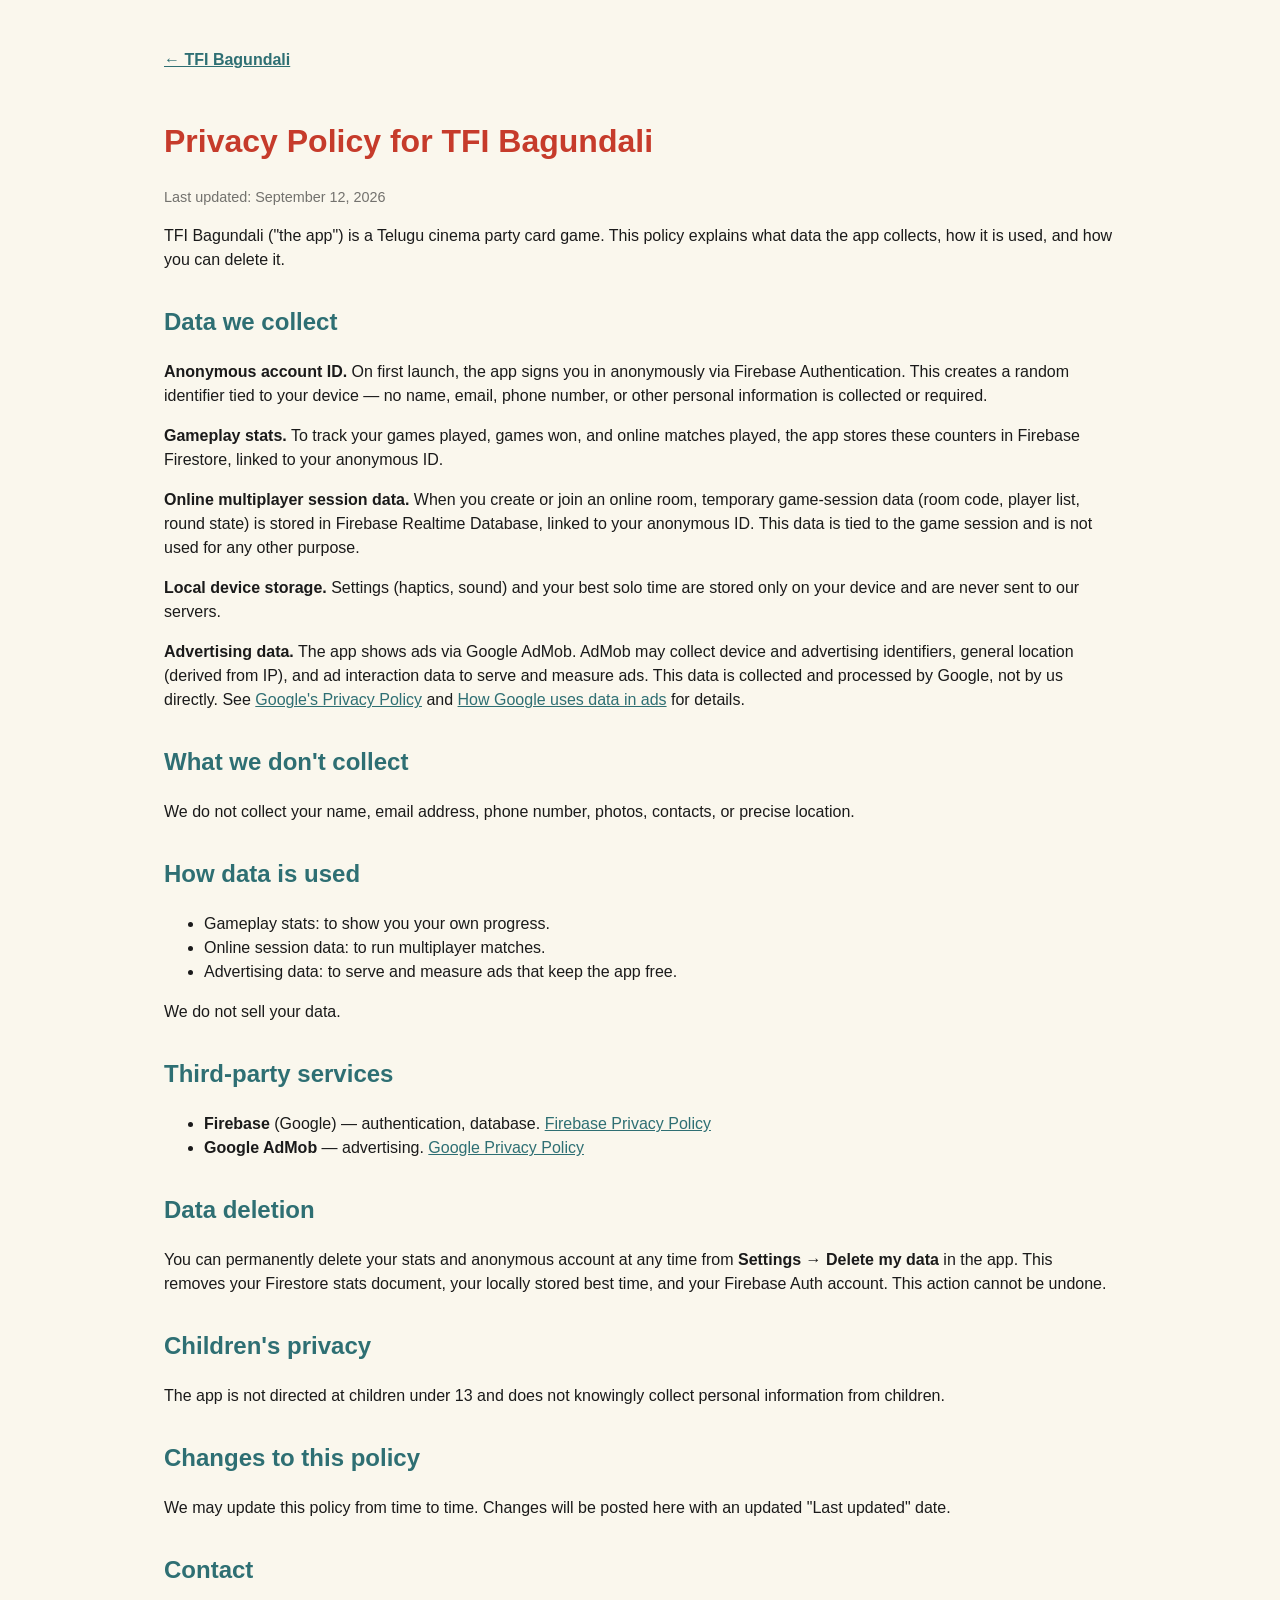
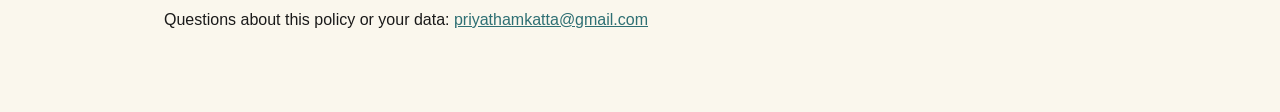
<file: web/privacy.html>
<!doctype html>
<html lang="en">
<head>
  <meta charset="utf-8" />
  <meta name="viewport" content="width=device-width, initial-scale=1" />
  <title>Privacy Policy — TFI Bagundali</title>
  <link rel="icon" href="assets/app-icon.png" />
  <link rel="stylesheet" href="styles.css" />
</head>
<body>
  <main class="policy">
    <div class="wrap">
      <a class="back-link" href="index.html">&larr; TFI Bagundali</a>
      <h1>Privacy Policy for TFI Bagundali</h1>
      <p class="updated">Last updated: September 12, 2026</p>

      <p>
        TFI Bagundali ("the app") is a Telugu cinema party card game. This
        policy explains what data the app collects, how it is used, and how
        you can delete it.
      </p>

      <h2>Data we collect</h2>
      <p>
        <strong>Anonymous account ID.</strong> On first launch, the app signs
        you in anonymously via Firebase Authentication. This creates a
        random identifier tied to your device &mdash; no name, email, phone
        number, or other personal information is collected or required.
      </p>
      <p>
        <strong>Gameplay stats.</strong> To track your games played, games
        won, and online matches played, the app stores these counters in
        Firebase Firestore, linked to your anonymous ID.
      </p>
      <p>
        <strong>Online multiplayer session data.</strong> When you create or
        join an online room, temporary game-session data (room code, player
        list, round state) is stored in Firebase Realtime Database, linked to
        your anonymous ID. This data is tied to the game session and is not
        used for any other purpose.
      </p>
      <p>
        <strong>Local device storage.</strong> Settings (haptics, sound) and
        your best solo time are stored only on your device and are never
        sent to our servers.
      </p>
      <p>
        <strong>Advertising data.</strong> The app shows ads via Google
        AdMob. AdMob may collect device and advertising identifiers, general
        location (derived from IP), and ad interaction data to serve and
        measure ads. This data is collected and processed by Google, not by
        us directly. See
        <a href="https://policies.google.com/privacy">Google's Privacy Policy</a>
        and
        <a href="https://policies.google.com/technologies/partner-sites"
          >How Google uses data in ads</a
        >
        for details.
      </p>

      <h2>What we don't collect</h2>
      <p>
        We do not collect your name, email address, phone number, photos,
        contacts, or precise location.
      </p>

      <h2>How data is used</h2>
      <ul>
        <li>Gameplay stats: to show you your own progress.</li>
        <li>Online session data: to run multiplayer matches.</li>
        <li>Advertising data: to serve and measure ads that keep the app free.</li>
      </ul>
      <p>We do not sell your data.</p>

      <h2>Third-party services</h2>
      <ul>
        <li>
          <strong>Firebase</strong> (Google) &mdash; authentication,
          database.
          <a href="https://firebase.google.com/support/privacy"
            >Firebase Privacy Policy</a
          >
        </li>
        <li>
          <strong>Google AdMob</strong> &mdash; advertising.
          <a href="https://policies.google.com/privacy">Google Privacy Policy</a>
        </li>
      </ul>

      <h2>Data deletion</h2>
      <p>
        You can permanently delete your stats and anonymous account at any
        time from <strong>Settings &rarr; Delete my data</strong> in the app.
        This removes your Firestore stats document, your locally stored best
        time, and your Firebase Auth account. This action cannot be undone.
      </p>

      <h2>Children's privacy</h2>
      <p>
        The app is not directed at children under 13 and does not knowingly
        collect personal information from children.
      </p>

      <h2>Changes to this policy</h2>
      <p>
        We may update this policy from time to time. Changes will be posted
        here with an updated "Last updated" date.
      </p>

      <h2>Contact</h2>
      <p>
        Questions about this policy or your data:
        <a href="mailto:priyathamkatta@gmail.com">priyathamkatta@gmail.com</a>
      </p>
    </div>
  </main>
</body>
</html>
</file>
<file: web/styles.css>
:root {
  --ivory: #faf7ed;
  --sand: #eadcc8;
  --charcoal: #1a1a1a;
  --cinema-red: #c63b2b;
  --mustard: #f4c542;
  --teal: #2e6f73;
}

* {
  box-sizing: border-box;
}

body {
  margin: 0;
  background: var(--ivory);
  color: var(--charcoal);
  font-family: -apple-system, "Segoe UI", Roboto, Helvetica, Arial, sans-serif;
  line-height: 1.5;
}

a {
  color: var(--teal);
}

.wrap {
  max-width: 1000px;
  margin: 0 auto;
  padding: 0 24px;
}

.marker {
  font-family: "Permanent Marker", cursive;
  line-height: 1.25;
}

/* Hero */

.hero {
  position: relative;
  background: var(--charcoal);
  color: var(--ivory);
}

.hero-photo {
  position: relative;
  width: 100%;
  aspect-ratio: 1672 / 941;
  overflow: hidden;
}

.hero-bg {
  position: absolute;
  inset: 0;
  width: 100%;
  height: 100%;
  object-fit: cover;
  object-position: center;
}

.hero-bg::after {
  content: "";
}

.hero-content {
  position: absolute;
  top: 50%;
  left: 50%;
  transform: translate(-50%, -50%);
  z-index: 2;
  text-align: center;
  width: min(90%, 480px);
}

.hero img.icon {
  width: clamp(56px, 8vw, 108px);
  height: clamp(56px, 8vw, 108px);
  filter: drop-shadow(0 8px 20px rgba(0, 0, 0, 0.5));
}

.logotype {
  margin: 12px 0 6px;
  font-size: clamp(1.6rem, 5vw, 3rem);
  font-weight: normal;
}

.lt-tfi {
  font-family: "Permanent Marker", cursive;
  color: var(--mustard);
  margin-right: 0.3em;
  text-shadow: 0 2px 0 rgba(0, 0, 0, 0.35);
}

.lt-name {
  font-family: "Permanent Marker", cursive;
  color: var(--ivory);
  text-shadow: 0 2px 0 rgba(0, 0, 0, 0.35);
  border-bottom: clamp(2px, 0.4vw, 4px) solid var(--cinema-red);
}

.hero-line {
  font-family: "Permanent Marker", cursive;
  margin: 10px 0 6px;
  line-height: 1.35;
  font-size: clamp(0.95rem, 2.2vw, 1.5rem);
}

.hero-line span {
  display: block;
}

.hl-a {
  color: var(--ivory);
  text-shadow: 0 2px 6px rgba(0, 0, 0, 0.8);
}

.hl-b {
  color: var(--mustard);
  text-shadow: 0 2px 6px rgba(0, 0, 0, 0.8);
}

.hero p.tagline {
  font-size: clamp(0.65rem, 1.3vw, 0.92rem);
  color: var(--sand);
  opacity: 0.85;
  margin: 6px 0 14px;
}

.badge {
  display: inline-block;
  padding: clamp(5px, 1vw, 10px) clamp(12px, 2.4vw, 22px);
  border-radius: 999px;
  background: var(--mustard);
  color: var(--charcoal);
  font-weight: 700;
  font-size: clamp(0.65rem, 1.4vw, 0.95rem);
}

/* Wheels */

.wheel {
  position: absolute;
  top: 45.9%;
  width: 25.7%;
  aspect-ratio: 1;
  transform: translate(-50%, -50%);
  z-index: 1;
}

.wheel-left {
  left: 23.1%;
}

.wheel-right {
  left: 76.4%;
}

.wheel .dot {
  position: absolute;
  width: 24%;
  height: 24%;
  object-fit: contain;
  opacity: 0;
  transform: translate(-50%, -50%) scale(0.35);
  transition: opacity 0.35s ease, transform 0.35s cubic-bezier(0.34, 1.56, 0.64, 1);
  filter: drop-shadow(0 3px 6px rgba(0, 0, 0, 0.6));
}

/* stickers pop in, then hold while the match is revealed */
.wheel[data-phase="in"] .dot,
.wheel[data-phase="match"] .dot {
  opacity: 1;
  transform: translate(-50%, -50%) scale(1);
}

.wheel[data-phase="out"] .dot {
  opacity: 0;
  transform: translate(-50%, -50%) scale(0.6);
  transition-delay: 0s !important;
}

/* the shared sticker gets the spotlight */
.wheel[data-phase="match"] .dot.is-match {
  animation: match-pulse 1.4s ease-in-out infinite;
  z-index: 2;
}

.wheel[data-phase="match"] .dot:not(.is-match) {
  opacity: 0.4;
}

@keyframes match-pulse {
  0%,
  100% {
    transform: translate(-50%, -50%) scale(1.05);
    filter: drop-shadow(0 0 8px var(--mustard))
      drop-shadow(0 4px 10px rgba(0, 0, 0, 0.6));
  }
  50% {
    transform: translate(-50%, -50%) scale(1.32);
    filter: drop-shadow(0 0 22px var(--mustard))
      drop-shadow(0 4px 10px rgba(0, 0, 0, 0.6));
  }
}

.match-label {
  font-family: "Permanent Marker", cursive;
  color: var(--mustard);
  font-size: clamp(0.55rem, 1.3vw, 1rem);
  position: absolute;
  z-index: 3;
  white-space: nowrap;
  text-shadow: 0 2px 4px rgba(0, 0, 0, 0.75);
  opacity: 0;
  transform: translate(-50%, 0) rotate(-4deg);
  transition: opacity 0.3s ease;
}

.wheel[data-phase="match"] .match-label {
  opacity: 1;
  animation: match-label-pulse 1.4s ease-in-out infinite;
}

@keyframes match-label-pulse {
  0%,
  100% {
    opacity: 1;
  }
  50% {
    opacity: 0.6;
  }
}

/* Doodles */

.doodle {
  font-family: "Permanent Marker", cursive;
  position: absolute;
  color: var(--ivory);
  font-size: clamp(0.5rem, 1.1vw, 0.85rem);
  line-height: 1.3;
  opacity: 0.85;
  margin: 0;
  z-index: 2;
  text-shadow: 0 1px 3px rgba(0, 0, 0, 0.6);
}

.d-tl {
  top: 4%;
  left: 2%;
  transform: rotate(-4deg);
}

.d-tr {
  top: 4%;
  right: 2%;
  text-align: right;
  transform: rotate(3deg);
}

.d-br {
  bottom: 6%;
  right: 1.5%;
  text-align: right;
  transform: rotate(-2deg);
  color: var(--charcoal);
}

/* Torn divider */

.tear {
  display: block;
  width: 100%;
  height: 24px;
}

.tear path {
  fill: var(--ivory);
}

@media (max-width: 640px) {
  .hero-photo {
    aspect-ratio: auto;
    height: 340px;
  }
  .doodle,
  .wheel {
    display: none;
  }
  .hero-content {
    top: 50%;
    transform: translate(-50%, -50%);
  }
}

/* How it works — sticky scroll */

.how {
  padding: 56px 0 24px;
}

.how-heading {
  text-align: center;
  font-weight: normal;
  font-size: clamp(1.3rem, 3.4vw, 2rem);
  margin: 0 0 8px;
}

.how-scroll {
  display: flex;
  flex-direction: column;
  gap: 8px;
}

@media (min-width: 860px) {
  .how-scroll {
    flex-direction: row;
    align-items: flex-start;
    gap: 32px;
  }
}

/* right: pinned card visual */

.how-viz {
  position: sticky;
  top: 0;
  order: -1;
  display: flex;
  align-items: center;
  justify-content: center;
  height: 46vh;
  z-index: 1;
  background: var(--ivory);
}

@media (min-width: 860px) {
  .how-viz {
    order: 0;
    flex: 0 0 72%;
    height: 100vh;
  }
}

.viz-inner {
  width: 100%;
  display: flex;
  justify-content: center;
  padding: 0 12px;
}

/* the table + cloth */

.table {
  --card-size: clamp(88px, 15.5vw, 182px);
  position: relative;
  width: 100%;
  max-width: 820px;
  aspect-ratio: 16 / 11;
  border-radius: 20px;
  overflow: hidden;
  background: linear-gradient(#3b2718, #2a1b11);
  padding: 14px;
  box-shadow: 0 30px 60px rgba(0, 0, 0, 0.3),
    inset 0 1px 0 rgba(255, 255, 255, 0.12);
}

.felt {
  position: absolute;
  inset: 14px;
  border-radius: 12px;
  background: radial-gradient(
      ellipse at 50% 38%,
      #35797c 0%,
      #245a5c 48%,
      #14383a 100%
    );
  box-shadow: inset 0 0 70px rgba(0, 0, 0, 0.55),
    inset 0 0 0 1px rgba(0, 0, 0, 0.35);
}

/* woven cloth texture + soft folds */
.felt::before {
  content: "";
  position: absolute;
  inset: 0;
  border-radius: 12px;
  opacity: 0.18;
  background-image: repeating-linear-gradient(
      45deg,
      rgba(255, 255, 255, 0.09) 0 1px,
      transparent 1px 3px
    ),
    repeating-linear-gradient(
      -45deg,
      rgba(0, 0, 0, 0.12) 0 1px,
      transparent 1px 3px
    );
}

.felt::after {
  content: "";
  position: absolute;
  inset: 0;
  border-radius: 12px;
  background: linear-gradient(
      100deg,
      rgba(255, 255, 255, 0.07) 0 12%,
      transparent 26% 62%,
      rgba(255, 255, 255, 0.05) 74%,
      transparent 88%
    );
}

/* cards thrown around the table */

.scatter {
  position: absolute;
  inset: 0;
}

.decoy {
  position: absolute;
  width: 16%;
  opacity: 0.5;
  filter: blur(0.5px);
  box-shadow: inset 0 0 0 3px rgba(255, 255, 255, 0.05),
    0 10px 22px rgba(0, 0, 0, 0.5);
}

.dc1 {
  top: -9%;
  left: -6%;
  transform: rotate(-17deg);
}
.dc4 {
  bottom: -10%;
  right: -5%;
  transform: rotate(-12deg);
}

/* seats around the table */

.seat {
  position: absolute;
  transform: translate(-50%, -50%);
  display: flex;
  flex-direction: column;
  align-items: center;
  gap: 8px;
}

.seat-center {
  left: 50%;
  top: 28%;
}

.seat-you {
  left: 23%;
  top: 72%;
}

.seat-friend {
  left: 77%;
  top: 72%;
}

.seat-label {
  font-family: "Permanent Marker", cursive;
  font-size: clamp(0.6rem, 1.15vw, 0.95rem);
  color: var(--ivory);
  opacity: 0.75;
  text-shadow: 0 2px 4px rgba(0, 0, 0, 0.7);
  white-space: nowrap;
}

.label-you {
  color: var(--mustard);
  opacity: 1;
}

.mini-card {
  position: relative;
  width: var(--card-size);
  aspect-ratio: 1;
  border-radius: 50%;
  background: radial-gradient(circle at 35% 28%, #3b3935, #141312 72%);
  box-shadow: inset 0 0 0 4px rgba(255, 255, 255, 0.08),
    0 16px 30px rgba(0, 0, 0, 0.45);
}

.center-card {
  box-shadow: inset 0 0 0 4px rgba(244, 197, 66, 0.35),
    0 18px 34px rgba(0, 0, 0, 0.5);
}

.ms {
  position: absolute;
  width: 24%;
  height: 24%;
  object-fit: contain;
  transform: translate(-50%, -50%);
  transition: opacity 0.35s ease, width 0.35s ease, height 0.35s ease;
}

/* 8 symbols per card: one centre + a ring of seven */

.q0 {
  top: 50%;
  left: 50%;
}
.q1 {
  top: 17%;
  left: 50%;
}
.q2 {
  top: 29.4%;
  left: 75.8%;
}
.q3 {
  top: 57.3%;
  left: 82.2%;
}
.q4 {
  top: 79.7%;
  left: 64.3%;
}
.q5 {
  top: 79.7%;
  left: 35.7%;
}
.q6 {
  top: 57.3%;
  left: 17.8%;
}
.q7 {
  top: 29.4%;
  left: 24.2%;
}

/* viz states driven by scroll position */

/* step 2: both players' matches light up, in their own colour */

.viz-inner[data-active="2"] .m-you,
.viz-inner[data-active="3"] .m-you {
  width: 31%;
  height: 31%;
  z-index: 2;
  animation: match-pulse 1.6s ease-in-out infinite;
}

.viz-inner[data-active="2"] .m-friend {
  width: 29%;
  height: 29%;
  z-index: 2;
  animation: friend-pulse 1.6s ease-in-out infinite 0.3s;
}

.viz-inner[data-active="2"] .ms:not(.m-you):not(.m-friend),
.viz-inner[data-active="3"] .ms:not(.m-you) {
  opacity: 0.25;
}

@keyframes friend-pulse {
  0%,
  100% {
    transform: translate(-50%, -50%) scale(1);
    filter: drop-shadow(0 0 6px #5fd3d8) drop-shadow(0 4px 10px rgba(0, 0, 0, 0.6));
  }
  50% {
    transform: translate(-50%, -50%) scale(1.14);
    filter: drop-shadow(0 0 18px #5fd3d8)
      drop-shadow(0 4px 10px rgba(0, 0, 0, 0.6));
  }
}

/* step 3: you got there first */

.viz-inner[data-active="3"] .m-you {
  animation: match-zoom 1.8s ease-in-out infinite;
}

.viz-inner[data-active="3"] .friend-card {
  opacity: 0.45;
  transition: opacity 0.35s ease;
}

.viz-inner[data-active="3"] .center-card {
  box-shadow: inset 0 0 0 4px var(--mustard), 0 0 28px rgba(244, 197, 66, 0.45),
    0 18px 34px rgba(0, 0, 0, 0.5);
}

@keyframes match-zoom {
  0%,
  100% {
    transform: translate(-50%, -50%) scale(1);
    filter: drop-shadow(0 0 8px var(--mustard))
      drop-shadow(0 4px 10px rgba(0, 0, 0, 0.6));
  }
  45% {
    transform: translate(-50%, -50%) scale(1.42);
    filter: drop-shadow(0 0 26px var(--mustard))
      drop-shadow(0 6px 14px rgba(0, 0, 0, 0.7));
  }
}

/* finger tap */

.tap-fx {
  position: absolute;
  width: 0;
  height: 0;
  z-index: 5;
  opacity: 0;
}

.viz-inner[data-active="3"] .tap-fx {
  opacity: 1;
}

.ripple {
  position: absolute;
  left: 0;
  top: 0;
  width: 54px;
  height: 54px;
  margin: -27px 0 0 -27px;
  border-radius: 50%;
  border: 2px solid var(--mustard);
  opacity: 0;
}

.viz-inner[data-active="3"] .ripple {
  animation: ripple-out 1.8s ease-out infinite;
}

.viz-inner[data-active="3"] .ripple.r2 {
  animation-delay: 0.35s;
}

@keyframes ripple-out {
  0% {
    transform: scale(0.3);
    opacity: 0.9;
  }
  70% {
    opacity: 0;
  }
  100% {
    transform: scale(2.2);
    opacity: 0;
  }
}

.tap-hand {
  position: absolute;
  top: 50%;
  left: 21%;
  width: clamp(34px, 5vw, 58px);
  height: clamp(34px, 5vw, 58px);
  margin: 6% 0 0 6%;
  color: var(--ivory);
  z-index: 6;
  opacity: 0;
  filter: drop-shadow(0 4px 8px rgba(0, 0, 0, 0.75));
  transform: translate(0, 12px);
  transition: opacity 0.3s ease;
}

.tap-hand svg {
  width: 100%;
  height: 100%;
}

.viz-inner[data-active="3"] .tap-hand {
  opacity: 1;
  animation: tap-press 1.8s ease-in-out infinite;
}

@keyframes tap-press {
  0%,
  100% {
    transform: translate(6px, 16px);
  }
  40%,
  55% {
    transform: translate(0, 4px);
  }
}

.tap-fx {
  position: absolute;
  width: 0;
  height: 0;
  z-index: 5;
  opacity: 0;
}

.viz-inner[data-active="3"] .tap-fx {
  opacity: 1;
}

.ripple {
  position: absolute;
  left: 0;
  top: 0;
  width: 54px;
  height: 54px;
  margin: -27px 0 0 -27px;
  border-radius: 50%;
  border: 2px solid var(--mustard);
  opacity: 0;
}

.viz-inner[data-active="3"] .ripple {
  animation: ripple-out 1.8s ease-out infinite;
}

.viz-inner[data-active="3"] .ripple.r2 {
  animation-delay: 0.35s;
}

@keyframes ripple-out {
  0% {
    transform: scale(0.3);
    opacity: 0.9;
  }
  70% {
    opacity: 0;
  }
  100% {
    transform: scale(2.2);
    opacity: 0;
  }
}

.tap-hand {
  position: absolute;
  top: 50%;
  left: 21%;
  width: clamp(34px, 5vw, 58px);
  height: clamp(34px, 5vw, 58px);
  margin: 6% 0 0 6%;
  color: var(--ivory);
  z-index: 6;
  opacity: 0;
  filter: drop-shadow(0 4px 8px rgba(0, 0, 0, 0.75));
  transform: translate(0, 12px);
  transition: opacity 0.3s ease;
}

.tap-hand svg {
  width: 100%;
  height: 100%;
}

.viz-inner[data-active="3"] .tap-hand {
  opacity: 1;
  animation: tap-press 1.8s ease-in-out infinite;
}

@keyframes tap-press {
  0%,
  100% {
    transform: translate(6px, 16px);
  }
  40%,
  55% {
    transform: translate(0, 4px);
  }
}

.link-line {
  position: absolute;
  top: calc(50% + var(--card-size) * 0.073);
  left: 50%;
  transform: translate(-50%, -50%);
  width: clamp(16px, 4vw, 48px);
  border-top: 3px dashed var(--cinema-red);
  z-index: 3;
  opacity: 0;
  transition: opacity 0.35s ease;
}

.viz-inner[data-active="2"] .link-line {
  opacity: 1;
}

.tap-check {
  position: absolute;
  width: clamp(24px, 3.2vw, 40px);
  height: clamp(24px, 3.2vw, 40px);
  margin-left: 12%;
  margin-top: 12%;
  transform: translate(-50%, -50%) scale(0.4);
  border-radius: 50%;
  background: var(--mustard);
  color: var(--charcoal);
  display: flex;
  align-items: center;
  justify-content: center;
  z-index: 4;
  box-shadow: 0 2px 10px rgba(0, 0, 0, 0.45);
  opacity: 0;
  transition: opacity 0.3s ease, transform 0.3s ease;
}

.viz-inner[data-active="3"] .tap-check {
  opacity: 1;
  transform: translate(-50%, -50%) scale(1);
}

.tap-check svg {
  width: 55%;
  height: 55%;
}

/* left: scrolling step copy */

.how-steps {
  flex: 1;
}

.how-step {
  display: flex;
  flex-direction: column;
  align-items: flex-start;
  justify-content: center;
  gap: 10px;
  min-height: 54vh;
  padding: 18px 0;
  opacity: 0.35;
  transition: opacity 0.35s ease;
}

@media (min-width: 860px) {
  .how-step {
    min-height: 100vh;
    justify-content: center;
    padding: 0;
  }
}

.how-step.is-active {
  opacity: 1;
}

.how-caption {
  margin: 0;
  font-family: "Permanent Marker", cursive;
  font-size: clamp(1.2rem, 2.4vw, 1.7rem);
  line-height: 1.2;
}

.how-sub {
  margin: 0;
  font-size: 0.95rem;
  opacity: 0.75;
  max-width: 34ch;
}

.how-num {
  font-family: "Permanent Marker", cursive;
  color: #fff;
  width: 34px;
  height: 34px;
  flex: none;
  border-radius: 50%;
  display: flex;
  align-items: center;
  justify-content: center;
  font-size: 1rem;
}

.how-num-1 {
  background: var(--cinema-red);
}
.how-num-2 {
  background: var(--teal);
}
.how-num-3 {
  background: var(--mustard);
  color: var(--charcoal);
}

/* Modes */

.features {
  padding: 32px 0 40px;
}

.modes-heading {
  text-align: center;
  font-weight: normal;
  font-size: clamp(1.4rem, 4vw, 2.2rem);
  margin-bottom: 32px;
}

.mh-black,
.mh-red {
  font-family: "Permanent Marker", cursive;
  margin: 0 6px;
}

.mh-black {
  color: var(--charcoal);
}

.mh-red {
  color: var(--cinema-red);
}

.mode-list {
  display: flex;
  flex-direction: column;
  gap: 16px;
}

@media (min-width: 860px) {
  .mode-list {
    flex-direction: row;
  }
}

.mode-banner {
  flex: 1;
  display: flex;
  align-items: center;
  gap: 16px;
  padding: 20px;
  border-radius: 16px;
  color: var(--ivory);
  box-shadow: 0 10px 24px rgba(0, 0, 0, 0.15);
}

.mode-red {
  background: var(--cinema-red);
}

.mode-teal {
  background: var(--teal);
}

.mode-mustard {
  background: var(--mustard);
  color: var(--charcoal);
}

.mode-icon {
  width: 40px;
  height: 40px;
  flex: none;
  color: inherit;
}

.mode-text h3 {
  font-family: "Permanent Marker", cursive;
  font-weight: normal;
  margin: 0 0 4px;
  font-size: 1.1rem;
}

.mode-text p {
  margin: 0;
  font-size: 0.92rem;
  opacity: 0.92;
}

/* Sticker showcase */

.showcase {
  position: relative;
  padding: 16px 0 64px;
  text-align: center;
}

.showcase .doodle {
  color: var(--charcoal);
  opacity: 0.7;
  text-shadow: none;
}

.d-deck-l {
  top: 0;
  left: 4%;
  transform: rotate(-3deg);
}

.d-deck-r {
  bottom: 0;
  right: 3%;
  transform: rotate(3deg);
}

.sticker-strip {
  display: flex;
  justify-content: center;
  gap: 18px;
  flex-wrap: wrap;
  padding-top: 24px;
}

.sticker-strip img {
  width: 110px;
  height: 110px;
  object-fit: cover;
  border-radius: 50%;
  box-shadow: 0 10px 24px rgba(0, 0, 0, 0.18);
  border: 3px solid #fff;
  transition: transform 0.15s ease;
}

.sticker-strip img:nth-child(odd) {
  transform: rotate(-4deg) translateY(6px);
}
.sticker-strip img:nth-child(even) {
  transform: rotate(4deg);
}

.sticker-strip img:hover {
  transform: rotate(0deg) scale(1.08);
}

@media (max-width: 640px) {
  .sticker-strip img {
    width: 76px;
    height: 76px;
  }
  .d-deck-l,
  .d-deck-r {
    display: none;
  }
}

/* Footer */

footer {
  background: var(--sand);
  padding: 24px 0;
}

.footer-row {
  display: flex;
  align-items: center;
  justify-content: space-between;
  flex-wrap: wrap;
  gap: 10px;
  font-size: 0.9rem;
}

.footer-links a {
  margin-right: 16px;
  text-decoration: none;
  font-weight: 600;
}

.footer-tagline {
  font-family: "Permanent Marker", cursive;
  color: var(--cinema-red);
  margin: 0;
  font-size: 1rem;
}

/* Policy page */

.policy {
  padding: 48px 0 64px;
}

.policy h1 {
  color: var(--cinema-red);
}

.policy h2 {
  margin-top: 32px;
  color: var(--teal);
}

.policy .updated {
  color: var(--charcoal);
  opacity: 0.6;
  font-size: 0.9rem;
}

.back-link {
  display: inline-block;
  margin-bottom: 24px;
  font-weight: 600;
}

/* Sticky nav */

.nav {
  position: sticky;
  top: 0;
  z-index: 20;
  background: rgba(16, 15, 14, 0.94);
  backdrop-filter: blur(8px);
  border-bottom: 1px solid rgba(244, 197, 66, 0.18);
}

.nav-inner {
  max-width: 1100px;
  margin: 0 auto;
  padding: 10px 20px;
  display: flex;
  align-items: center;
  justify-content: space-between;
  gap: 16px;
}

.nav-logo {
  font-family: "Permanent Marker", cursive;
  font-size: 1.05rem;
  text-decoration: none;
  white-space: nowrap;
}

.nav-name {
  color: var(--ivory);
}

.nav-links {
  display: none;
  gap: 24px;
}

@media (min-width: 760px) {
  .nav-links {
    display: flex;
  }
}

.nav-links a {
  color: var(--sand);
  text-decoration: none;
  font-size: 0.92rem;
  font-weight: 600;
}

.nav-links a:hover {
  color: var(--mustard);
}

.nav-cta {
  background: var(--mustard);
  color: var(--charcoal);
  font-weight: 700;
  font-size: 0.82rem;
  padding: 8px 16px;
  border-radius: 999px;
  white-space: nowrap;
}

/* Stat strip */

.stats {
  background: var(--ivory);
  padding: 26px 0 6px;
}

.stat-row {
  display: flex;
  justify-content: center;
  gap: clamp(28px, 8vw, 90px);
  text-align: center;
}

.stat {
  display: flex;
  flex-direction: column;
  gap: 2px;
}

.stat-num {
  font-family: "Permanent Marker", cursive;
  font-size: clamp(1.5rem, 4vw, 2.4rem);
  color: var(--cinema-red);
  line-height: 1;
}

.stat-label {
  font-size: 0.72rem;
  letter-spacing: 0.18em;
  text-transform: uppercase;
  opacity: 0.7;
  font-weight: 700;
}

/* Eyebrow labels */

.eyebrow {
  text-align: center;
  margin: 0 0 6px;
  font-size: 0.72rem;
  letter-spacing: 0.24em;
  text-transform: uppercase;
  font-weight: 700;
  color: var(--teal);
}

.eyebrow::before,
.eyebrow::after {
  content: "—";
  margin: 0 10px;
  opacity: 0.5;
}

/* FAQ */

.faq {
  padding: 48px 0 64px;
}

.faq-heading {
  text-align: center;
  font-weight: normal;
  font-size: clamp(1.3rem, 3.4vw, 2rem);
  margin: 0 0 28px;
}

.faq-item {
  border-top: 1px solid var(--sand);
  padding: 4px 0;
}

.faq-item:last-of-type {
  border-bottom: 1px solid var(--sand);
}

.faq-item summary {
  cursor: pointer;
  list-style: none;
  padding: 16px 32px 16px 0;
  font-weight: 700;
  font-size: 1rem;
  position: relative;
}

.faq-item summary::-webkit-details-marker {
  display: none;
}

.faq-item summary::after {
  content: "+";
  position: absolute;
  right: 4px;
  top: 50%;
  transform: translateY(-50%);
  color: var(--cinema-red);
  font-size: 1.3rem;
  line-height: 1;
}

.faq-item[open] summary {
  color: var(--cinema-red);
}

.faq-item[open] summary::after {
  content: "×";
}

.faq-item p {
  margin: 0 0 18px;
  max-width: 62ch;
  opacity: 0.82;
}

/* keep anchored sections clear of the sticky nav */

#how,
#modes,
#deck,
#faq {
  scroll-margin-top: 64px;
}
</file>
